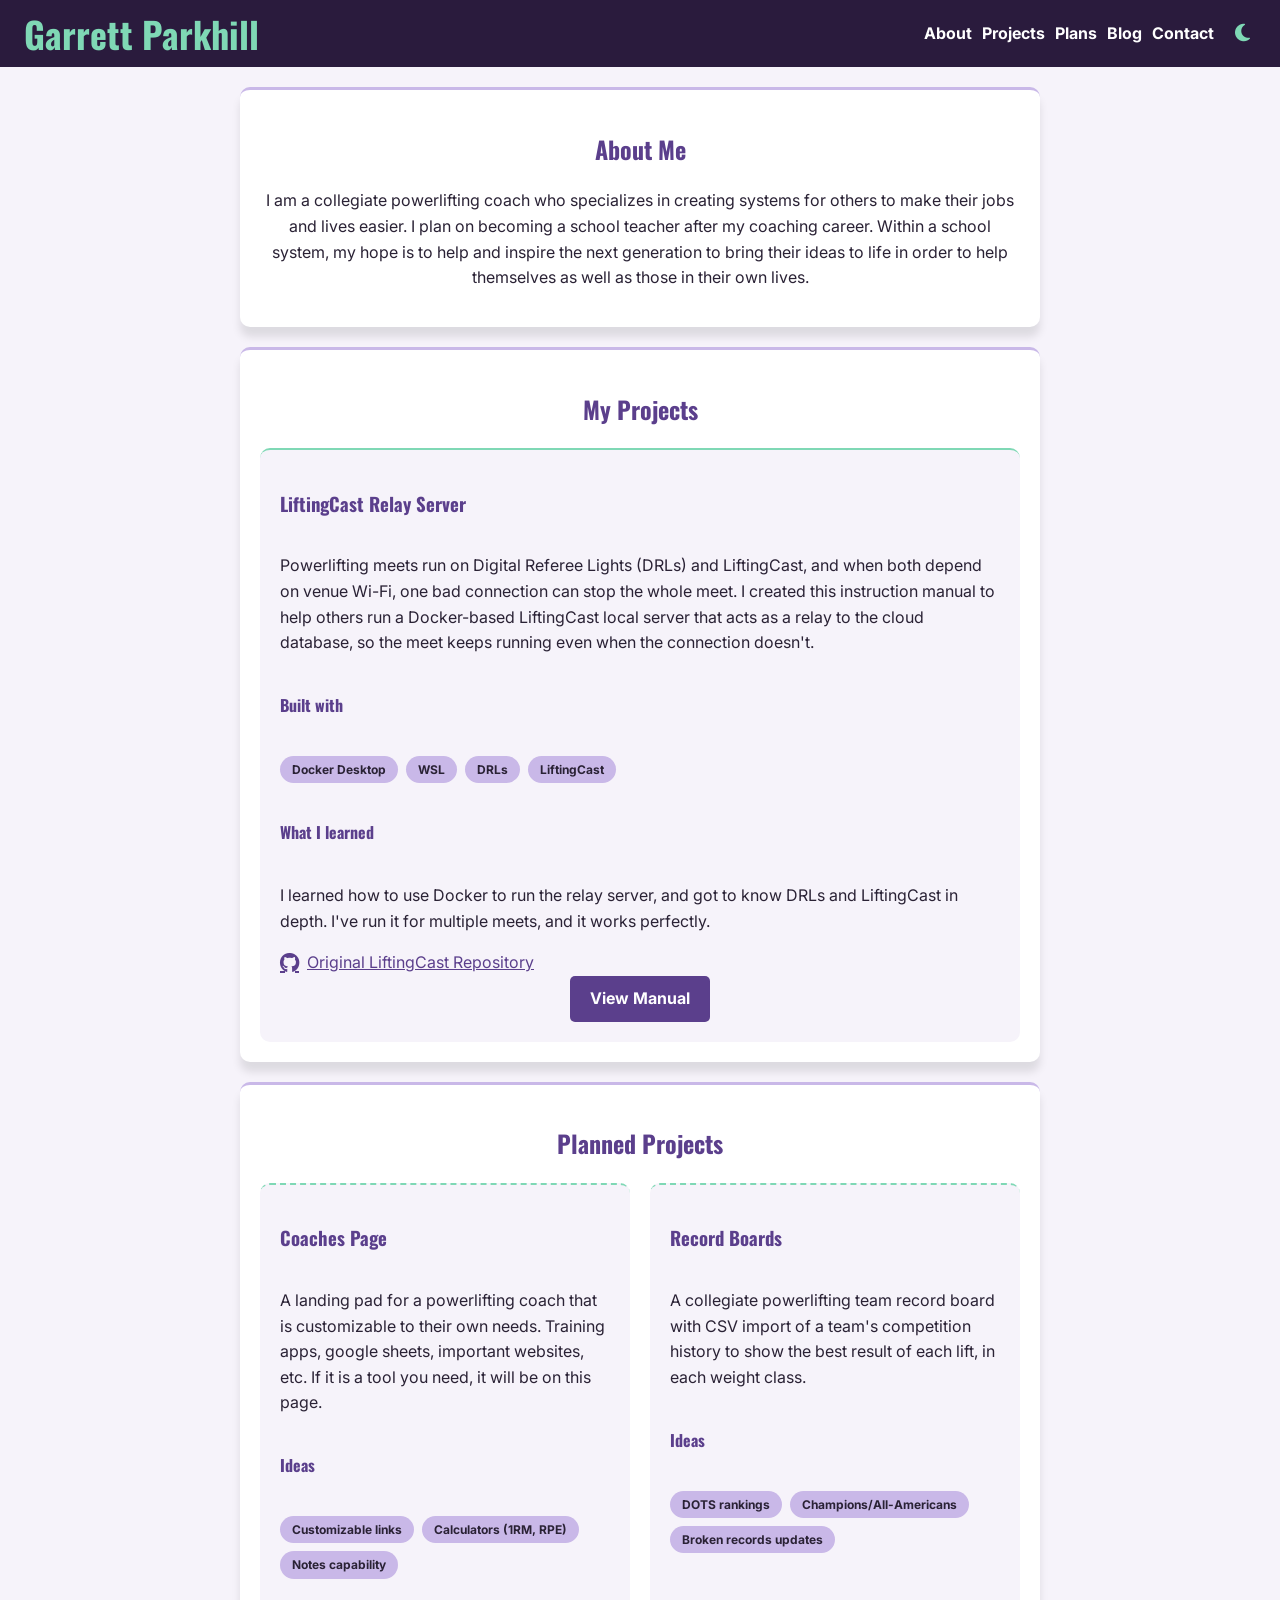
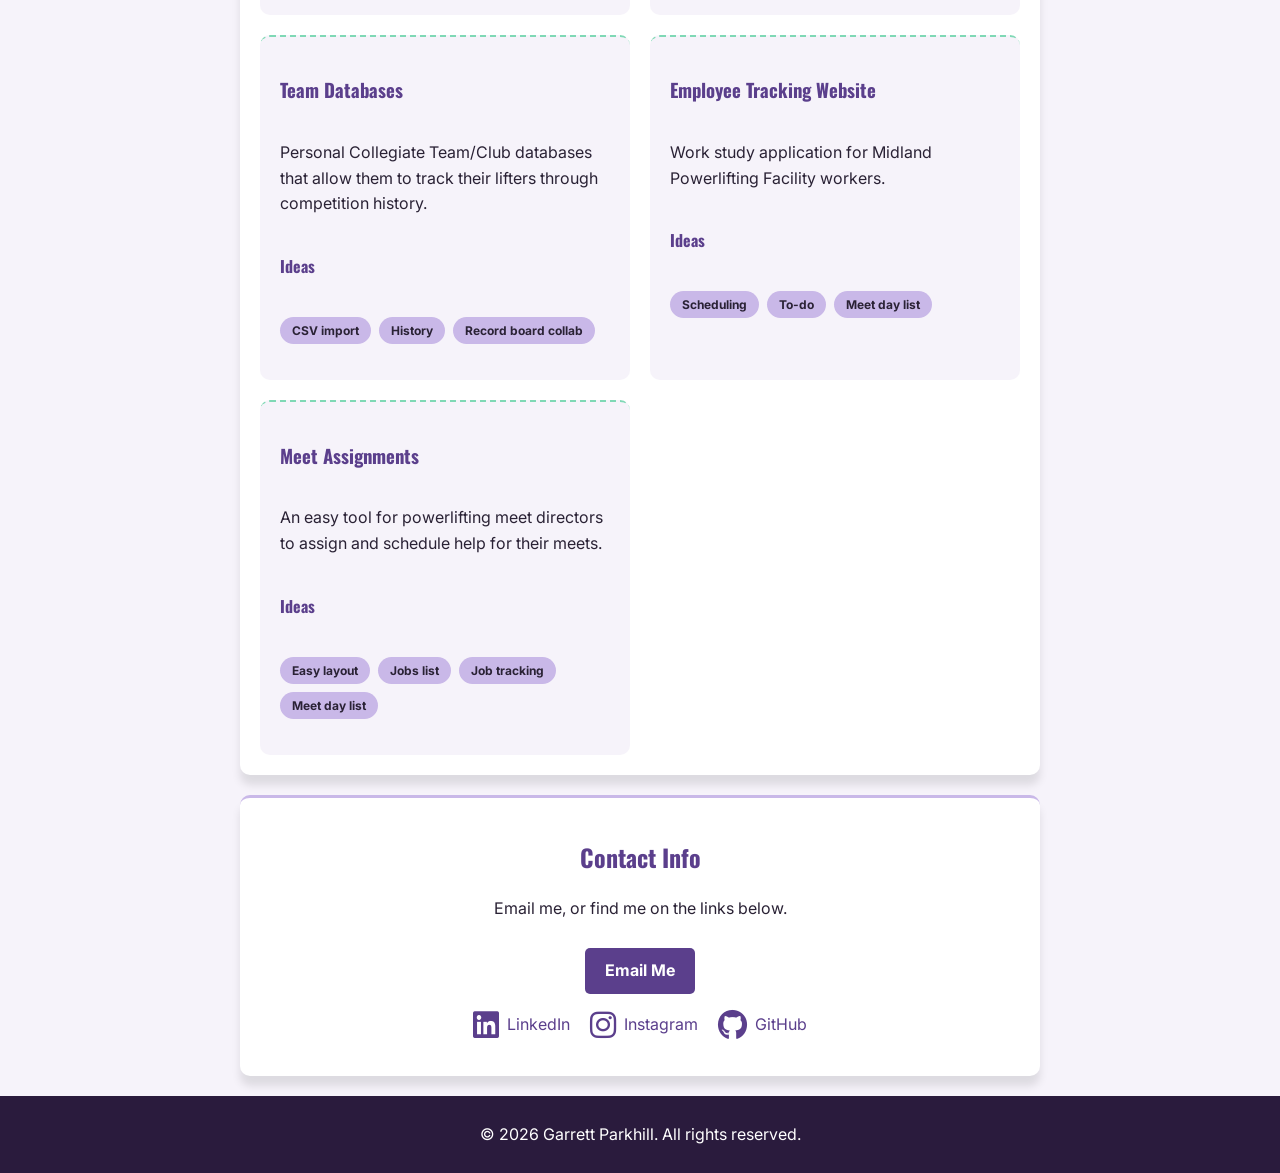
<file: index.html>
<!DOCTYPE html>
<html lang="en">

<head>
    <meta charset="UTF-8">
    <meta name="viewport" content="width=device-width, initial-scale=1.0">
    <meta name="description" content="Coach and future teacher, building tools that make coaching powerlifting easier">
    <meta property="og:title" content="Garrett Parkhill | Portfolio">
    <meta property="og:description"
        content="Coach and future teacher, building tools that make coaching powerlifting easier">
    <meta property="og:url" content="https://garrettparkhill-collab.github.io/portfolio/">
    <meta property="og:type" content="website">
    <title>Garrett Parkhill | Portfolio</title>
    <link rel="preconnect" href="https://fonts.googleapis.com">
    <link rel="preconnect" href="https://fonts.gstatic.com" crossorigin>
    <link href="https://fonts.googleapis.com/css2?family=Inter:wght@400;600&family=Oswald:wght@500;700&display=swap"
        rel="stylesheet">
    <link rel="stylesheet" href="https://cdnjs.cloudflare.com/ajax/libs/font-awesome/6.5.1/css/all.min.css">
    <link rel="icon" href="favicon_io/favicon.ico" sizes="any">
    <link rel="apple-touch-icon" href="favicon_io/apple-touch-icon.png">
    <link rel="stylesheet" href="style.css">
    <script src="script.js" defer></script>
    <script>
        if (localStorage.getItem('theme') === 'dark') {
            document.documentElement.setAttribute('data-theme', 'dark');
        }
    </script>
</head>

<body>
    <header>
        <h1>Garrett Parkhill</h1>
        <div class="header-actions">
            <nav>
                <a href="#about">About</a>
                <a href="#projects">Projects</a>
                <a href="#plans">Plans</a>
                <a href="blog.html">Blog</a>
                <a href="#contact">Contact</a>
            </nav>
            <button id="theme-toggle" aria-label="Toggle dark mode">
                <i class="fa-solid fa-moon" aria-hidden="true"></i>
            </button>
        </div>
    </header>
    <main>
        <section id="about">
            <h2>About Me</h2>
            <p>I am a collegiate powerlifting coach who specializes in creating systems for others to make their jobs
                and lives easier. I plan on becoming a school teacher after my coaching career. Within a school system,
                my hope is to help and inspire the next generation to bring their ideas to life in order to help
                themselves as well as those in their own lives.</p>
        </section>

        <section id="projects">
            <h2>My Projects</h2>
            <div class="project-grid">
                <article class="project-card">
                    <h3>LiftingCast Relay Server</h3>
                    <p>Powerlifting meets run on Digital Referee Lights (DRLs) and LiftingCast, and when both depend on
                        venue Wi-Fi, one bad connection can stop the whole meet. I created this instruction manual to
                        help others run a Docker-based LiftingCast local server that acts as a relay to the cloud
                        database, so the meet keeps running even when the connection doesn't.</p>
                    <h4>Built with</h4>
                    <ul class="tags">
                        <li>Docker Desktop</li>
                        <li>WSL</li>
                        <li>DRLs</li>
                        <li>LiftingCast</li>
                    </ul>
                    <h4>What I learned</h4>
                    <p>I learned how to use Docker to run the relay server, and got to know DRLs
                        and LiftingCast in depth. I've run it for multiple meets, and it works perfectly.</p>
                    <a href="https://github.com/liftingcast/liftingcast-local-relay-server" class="text-link"
                        target="_blank" rel="noopener noreferrer">
                        <i class="fa-brands fa-github" aria-hidden="true"></i>Original LiftingCast Repository</a>
                    <a href="https://docs.google.com/document/d/1Nl5puZL8j_j66OuU5UG5bT0uCDA3TfbWqDypmS8ruFM/edit?tab=t.0"
                        class="button" target="_blank" rel="noopener noreferrer">View Manual</a>
                </article>
            </div>
        </section>

        <section id="plans">
            <h2>Planned Projects</h2>
            <div class="project-grid">
                <article class="project-card planned">
                    <h3>Coaches Page</h3>
                    <p>A landing pad for a powerlifting coach that is customizable to their own needs. Training apps,
                        google sheets, important websites, etc. If it is a tool you need, it will be on this page.</p>
                    <h4>Ideas</h4>
                    <ul class="tags">
                        <li>Customizable links</li>
                        <li>Calculators (1RM, RPE)</li>
                        <li>Notes capability</li>
                    </ul>
                </article>
                <article class="project-card planned">
                    <h3>Record Boards</h3>
                    <p>A collegiate powerlifting team record board with CSV import of a team's competition history to
                        show the best result of each lift, in each weight class.</p>
                    <h4>Ideas</h4>
                    <ul class="tags">
                        <li>DOTS rankings</li>
                        <li>Champions/All-Americans</li>
                        <li>Broken records updates</li>
                    </ul>
                </article>
                <article class="project-card planned">
                    <h3>Team Databases</h3>
                    <p>Personal Collegiate Team/Club databases that allow them to track their lifters through
                        competition history.</p>
                    <h4>Ideas</h4>
                    <ul class="tags">
                        <li>CSV import</li>
                        <li>History</li>
                        <li>Record board collab</li>
                    </ul>
                </article>
                <article class="project-card planned">
                    <h3>Employee Tracking Website</h3>
                    <p>Work study application for Midland Powerlifting Facility workers.</p>
                    <h4>Ideas</h4>
                    <ul class="tags">
                        <li>Scheduling</li>
                        <li>To-do</li>
                        <li>Meet day list</li>
                    </ul>
                </article>
                <article class="project-card planned">
                    <h3>Meet Assignments</h3>
                    <p>An easy tool for powerlifting meet directors to assign and schedule help for their meets.</p>
                    <h4>Ideas</h4>
                    <ul class="tags">
                        <li>Easy layout</li>
                        <li>Jobs list</li>
                        <li>Job tracking</li>
                        <li>Meet day list</li>
                    </ul>
                </article>
            </div>
        </section>
        <section id="contact">
            <h2>Contact Info</h2>
            <p>Email me, or find me on the links below.</p>
            <a href="mailto:garrettparkhill@gmail.com" class="button">Email Me</a>
            <ul class="social-links">

                <li>
                    <a href="https://www.linkedin.com/in/garrettparkhill" target="_blank" rel="noopener noreferrer">
                        <i class="fa-brands fa-linkedin" aria-hidden="true"></i>
                        LinkedIn
                    </a>
                </li>
                <li>
                    <a href="https://www.instagram.com/gp_coach/" target="_blank" rel="noopener noreferrer">
                        <i class="fa-brands fa-instagram" aria-hidden="true"></i>
                        Instagram
                    </a>
                </li>
                <li>
                    <a href="https://github.com/garrettparkhill-collab" target="_blank" rel="noopener noreferrer">
                        <i class="fa-brands fa-github" aria-hidden="true"></i>
                        GitHub
                    </a>
                </li>
            </ul>
        </section>
    </main>
    <footer>
        <p>&copy; 2026 Garrett Parkhill. All rights reserved.</p>
    </footer>
</body>

</html>
</file>
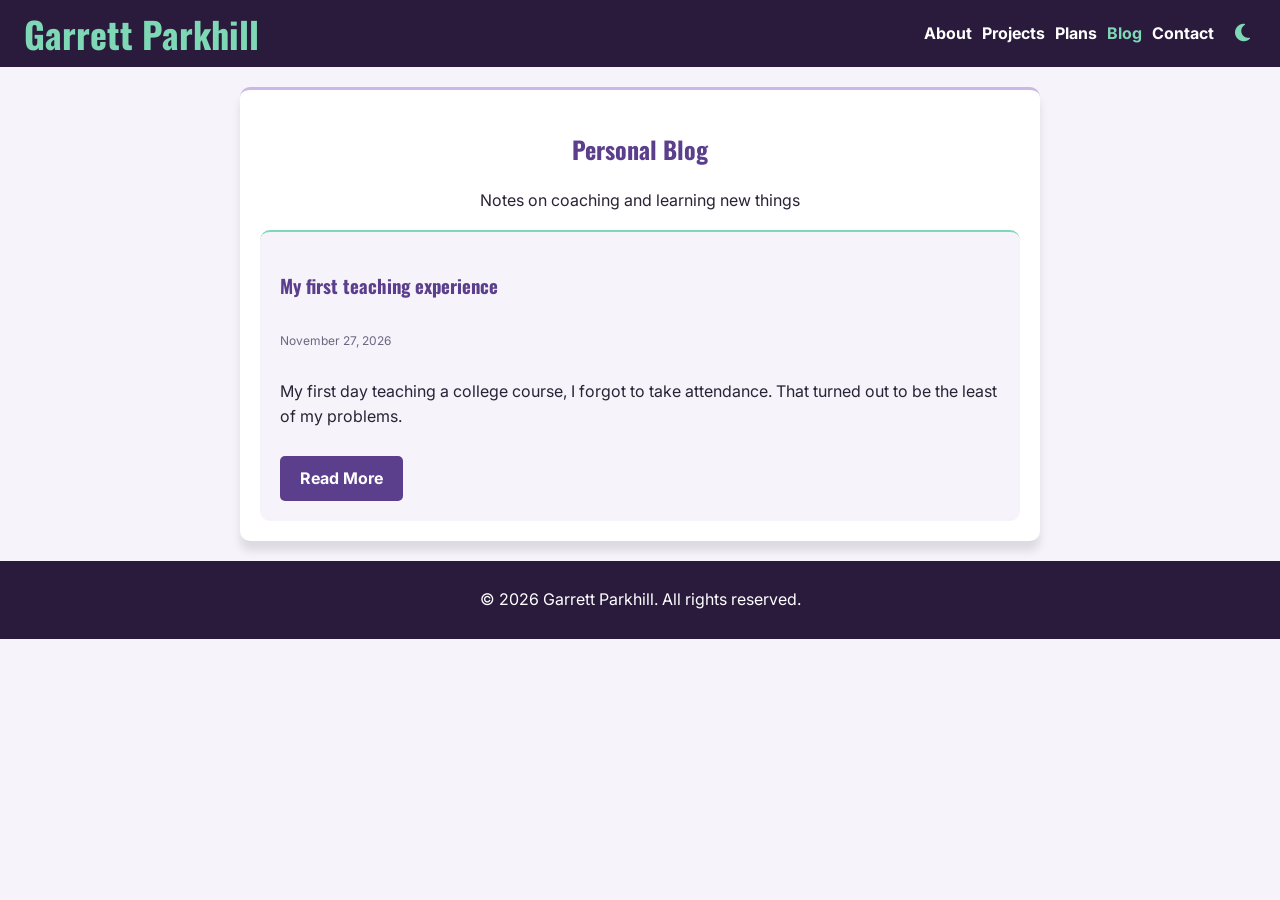
<file: blog.html>
<!DOCTYPE html>
<html lang="en">

<head>
    <meta charset="UTF-8">
    <meta name="viewport" content="width=device-width, initial-scale=1.0">
    <meta name="description" content="Articles on my experiences and what I learn through each project.">
    <meta property="og:title" content="Garrett Parkhill | Blog">
    <meta property="og:description" content="Articles on my experiences and what I learn through each project.">
    <meta property="og:url" content="https://garrettparkhill-collab.github.io/portfolio/blog.html">
    <meta property="og:type" content="website">
    <title>Garrett Parkhill | Blog</title>
    <link rel="preconnect" href="https://fonts.googleapis.com">
    <link rel="preconnect" href="https://fonts.gstatic.com" crossorigin>
    <link href="https://fonts.googleapis.com/css2?family=Inter:wght@400;600&family=Oswald:wght@500;700&display=swap"
        rel="stylesheet">
    <link rel="stylesheet" href="https://cdnjs.cloudflare.com/ajax/libs/font-awesome/6.5.1/css/all.min.css">
    <link rel="icon" href="favicon_io/favicon.ico" sizes="any">
    <link rel="apple-touch-icon" href="favicon_io/apple-touch-icon.png">
    <link rel="stylesheet" href="style.css">
    <script src="script.js" defer></script>
    <script>
        if (localStorage.getItem('theme') === 'dark') {
            document.documentElement.setAttribute('data-theme', 'dark');
        }
    </script>
</head>

<body>
    <header>
        <h1>Garrett Parkhill</h1>
        <div class="header-actions">
            <nav>
                <a href="index.html#about">About</a>
                <a href="index.html#projects">Projects</a>
                <a href="index.html#plans">Plans</a>
                <a href="blog.html" aria-current="page">Blog</a>
                <a href="index.html#contact">Contact</a>
            </nav>
            <button id="theme-toggle" aria-label="Toggle dark mode">
                <i class="fa-solid fa-moon" aria-hidden="true"></i>
            </button>
        </div>
    </header>
    <main>
        <section>
            <h2>Personal Blog</h2>
            <p>Notes on coaching and learning new things</p>
            <div class="post-list">
                <!-- New article insertion template
                 <article class="post-preview">
                    <h3>Post Title</h3>
                    <p class="post-meta">
                        <time datetime="2026-11-27">November 27, 2026</time>
                    </p>
                    <p>A sentence or two previewing what the post is about.</p>
                    <a href="posts/first-post.html" class="button">Read More</a>
                </article>
                 -->
                <article class="post-preview">
                    <h3>My first teaching experience</h3>
                    <p class="post-meta">
                        <time datetime="2026-11-27">November 27, 2026</time>
                    </p>
                    <p>My first day teaching a college course, I forgot to take attendance. That turned out to be the
                        least of my problems.</p>
                    <a href="posts/teaching-post.html" class="button">Read More</a>
                </article>
            </div>
        </section>
    </main>
    <footer>
        <p>&copy; 2026 Garrett Parkhill. All rights reserved.</p>
    </footer>
</body>

</html>
</file>
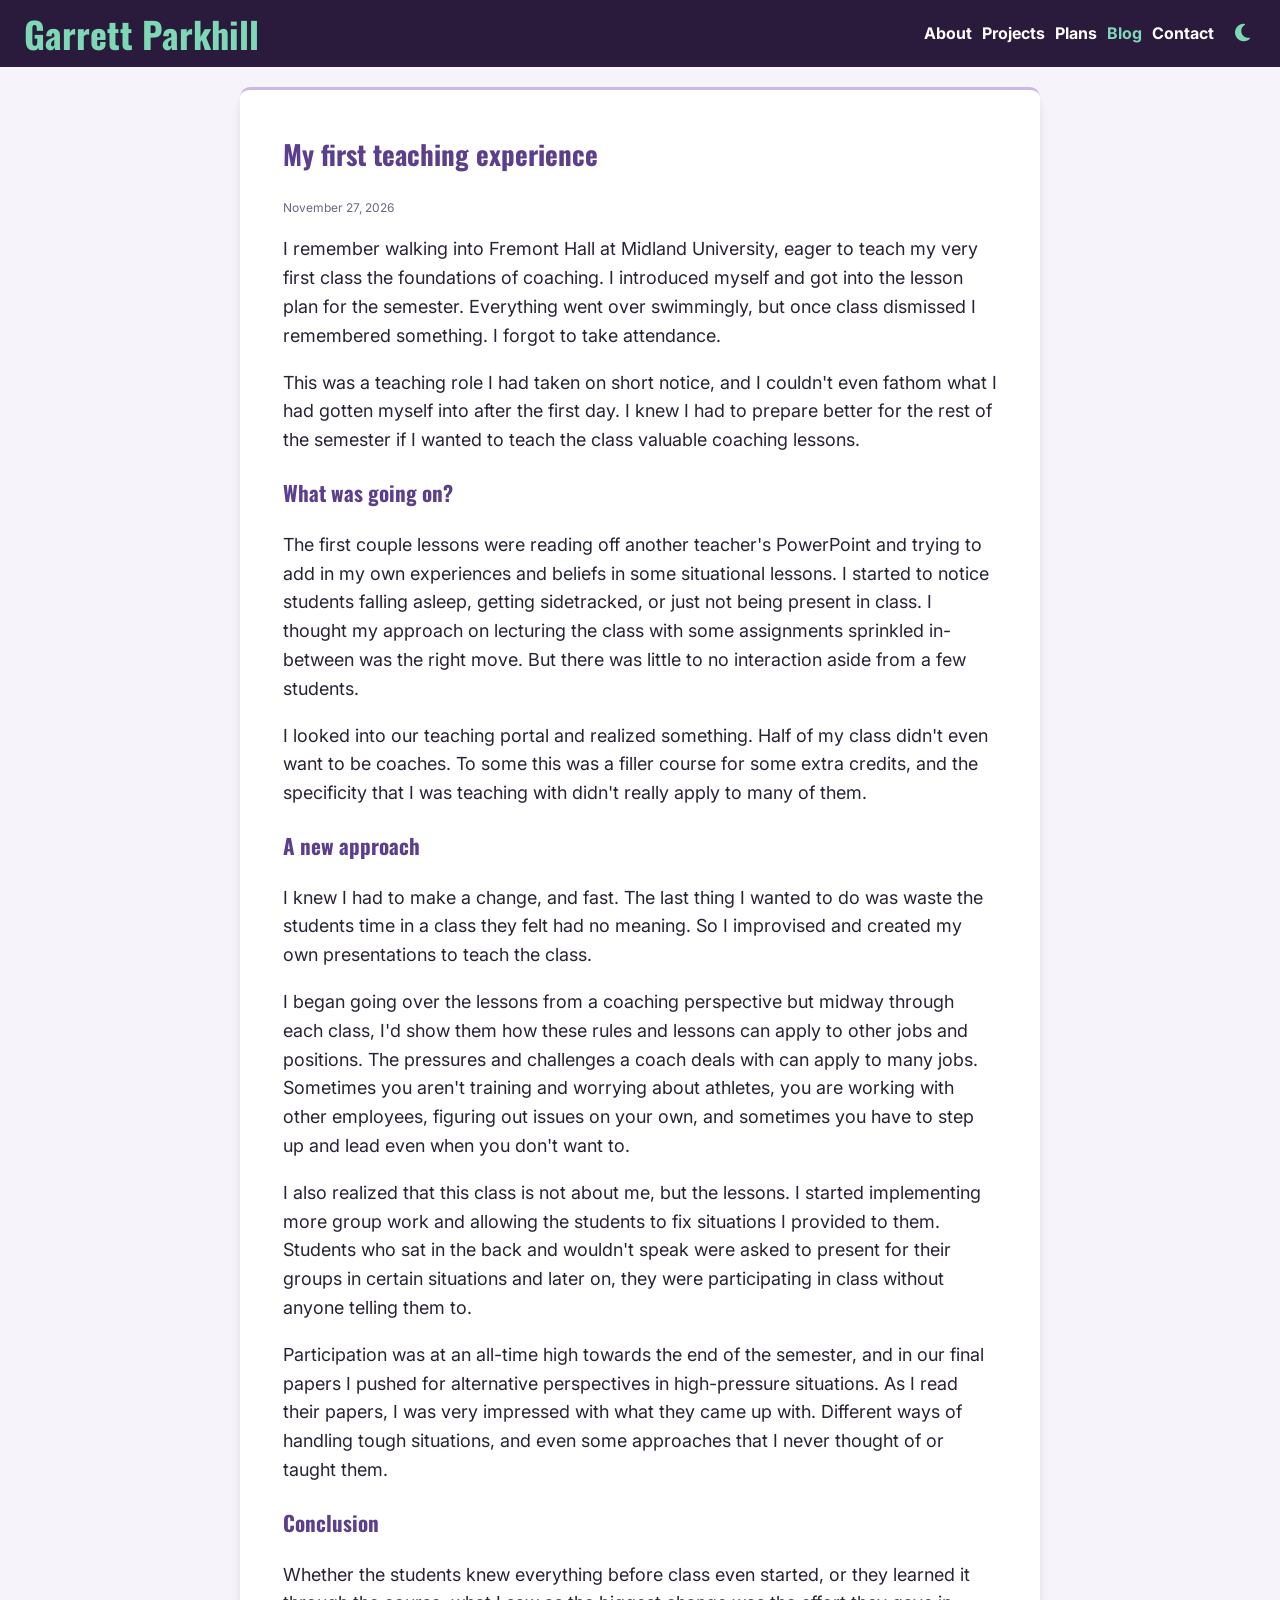
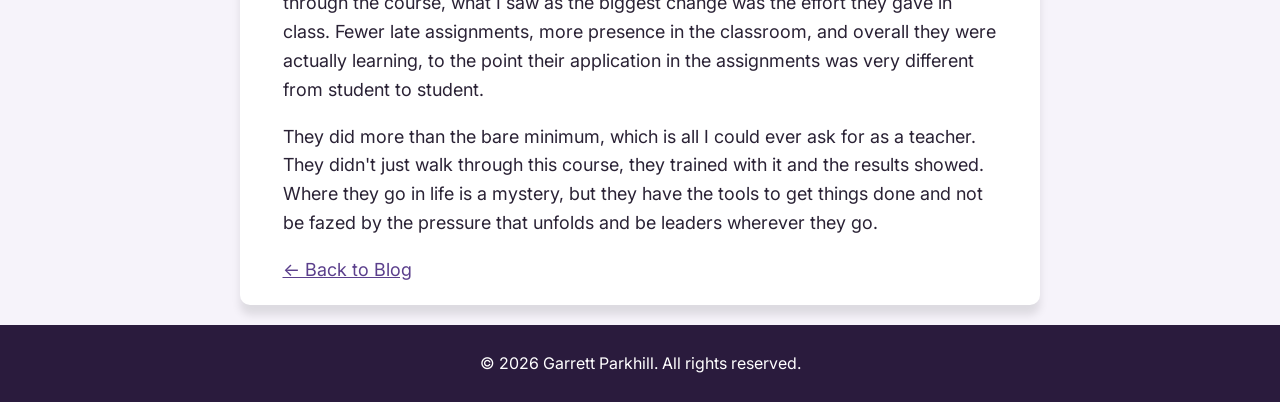
<file: posts/teaching-post.html>
<!DOCTYPE html>
<html lang="en">

<head>
    <meta charset="UTF-8">
    <meta name="viewport" content="width=device-width, initial-scale=1.0">
    <meta name="description" content="My first teaching experience was a college course. Here is what I learned.">
    <meta property="og:title" content="Garrett Parkhill | First teaching experience">
    <meta property="og:description"
        content="My first teaching experience was a college course. Here is what I learned.">
    <meta property="og:url" content="https://garrettparkhill-collab.github.io/portfolio/posts/teaching-post.html">
    <meta property="og:type" content="article">
    <title>Garrett Parkhill | First teaching experience</title>
    <link rel="preconnect" href="https://fonts.googleapis.com">
    <link rel="preconnect" href="https://fonts.gstatic.com" crossorigin>
    <link href="https://fonts.googleapis.com/css2?family=Inter:wght@400;600&family=Oswald:wght@500;700&display=swap"
        rel="stylesheet">
    <link rel="stylesheet" href="https://cdnjs.cloudflare.com/ajax/libs/font-awesome/6.5.1/css/all.min.css">
    <link rel="icon" href="../favicon_io/favicon.ico" sizes="any">
    <link rel="apple-touch-icon" href="../favicon_io/apple-touch-icon.png">
    <link rel="stylesheet" href="../style.css">
    <script src="../script.js" defer></script>
    <script>
        if (localStorage.getItem('theme') === 'dark') {
            document.documentElement.setAttribute('data-theme', 'dark');
        }
    </script>
</head>

<body>
    <header>
        <h1>Garrett Parkhill</h1>
        <div class="header-actions">
            <nav>
                <a href="../index.html#about">About</a>
                <a href="../index.html#projects">Projects</a>
                <a href="../index.html#plans">Plans</a>
                <a href="../blog.html" aria-current="page">Blog</a>
                <a href="../index.html#contact">Contact</a>
            </nav>
            <button id="theme-toggle" aria-label="Toggle dark mode">
                <i class="fa-solid fa-moon" aria-hidden="true"></i>
            </button>
        </div>
    </header>
    <main>
        <section>
            <article class="post">
                <h2>My first teaching experience</h2>
                <p class="post-meta"><time datetime="2026-11-27">November 27, 2026</time></p>
                <p>I remember walking into Fremont Hall at Midland University, eager to teach my very first class the
                    foundations of coaching. I introduced myself and got into the lesson plan for the semester.
                    Everything went over swimmingly, but once class dismissed I remembered something. I forgot to take
                    attendance.</p>
                <p>This was a teaching role I had taken on short notice, and I couldn't even fathom what I had gotten
                    myself into after the first day. I knew I had to prepare better for the rest of the semester if I
                    wanted to teach the class valuable coaching lessons.</p>
                <h3>What was going on?</h3>
                <p>The first couple lessons were reading off another teacher's PowerPoint and trying to add in my own
                    experiences and beliefs in some situational lessons. I started to notice students falling asleep,
                    getting sidetracked, or just not being present in class. I thought my approach on lecturing the
                    class with some assignments sprinkled in-between was the right move. But there was little to no
                    interaction aside from a few students.</p>
                <p>I looked into our teaching portal and realized something. Half of my class didn't even want to be
                    coaches.
                    To some this was a filler course for some extra credits, and the specificity that I was teaching
                    with didn't really apply to many of them.</p>
                <h3>A new approach</h3>
                <p>I knew I had to make a change, and fast. The last thing I wanted to do was waste the students time in
                    a class they felt had no meaning. So I improvised and created my own presentations to teach the
                    class.</p>
                <p>I began going over the lessons from a coaching perspective but midway through each class, I'd show
                    them how
                    these rules and lessons can apply to other jobs and positions. The pressures and challenges a coach
                    deals with
                    can apply to many jobs. Sometimes you aren't training and worrying about athletes, you are working
                    with other
                    employees, figuring out issues on your own, and sometimes you have to step up and lead even when you
                    don't
                    want to.</p>
                <p>I also realized that this class is not about me, but the lessons. I started implementing more group
                    work and allowing
                    the students to fix situations I provided to them. Students who sat in the back and wouldn't speak
                    were asked to present
                    for their groups in certain situations and later on, they were participating in class without anyone
                    telling them to.</p>
                <p>Participation was at an all-time high towards the end of the semester, and in our final papers I
                    pushed for alternative
                    perspectives in high-pressure situations. As I read their papers, I was very impressed with what
                    they came up with.
                    Different ways of handling tough situations, and even some approaches that I never thought of or
                    taught them.</p>
                <h3>Conclusion</h3>
                <p>Whether the students knew everything before class even started, or they learned it through the
                    course, what I saw as the biggest change
                    was the effort they gave in class. Fewer late assignments, more presence in the classroom, and
                    overall they were
                    actually learning, to the point their application in the assignments was very different from student
                    to student.</p>
                <p>They did more than the bare minimum, which is all I could ever ask for as a teacher. They didn't just
                    walk through this course, they
                    trained with it and the results showed. Where they go in life is a mystery, but they have the tools
                    to get things done and not be fazed
                    by the pressure that unfolds and be leaders wherever they go.</p>
                <a href="../blog.html" class="text-link">← Back to Blog</a>
            </article>
        </section>
    </main>
    <footer>
        <p>&copy; 2026 Garrett Parkhill. All rights reserved.</p>
    </footer>
</body>

</html>
</file>
<file: style.css>
:root {
    --color-bg: #f6f3fa;
    --color-surface: #ffffff;
    --color-dark: #2a1b3d;
    --color-text: #2a2235;
    --color-mutedtext: #6e6680;
    --color-accent: #5b3f8c;
    --color-accenthover: #452f6b;
    --color-navhover: #7fd8b5;
    --color-highlight: #c9b8e8;
    --color-highlightproject: #7fd8b5;
    --color-ondark: #ffffff;
}

/*Dark Theme for Plum and Mint*/
[data-theme="dark"] {
    --color-bg: #1a1225;
    --color-surface: #251a33;
    --color-dark: #120c1a;
    --color-text: #ece6f5;
    --color-mutedtext: #a99fbb;
    --color-accent: #b9a3e3;
    --color-accenthover: #d4c6f0;
    --color-navhover: #7fd8b5;
    --color-highlight: #5b3f8c;
    --color-highlightproject: #7fd8b5;
    --color-ondark: #ffffff;
}

html {
    scroll-behavior: smooth;
}

body {
    background-color: var(--color-bg);
    font-family: 'Inter', sans-serif;
    margin: 0;
    line-height: 1.6;
}

header {
    display: flex;
    justify-content: space-between;
    align-items: center;
    gap: 20px;
    background-color: var(--color-dark);
    padding: 12px 24px;
    position: sticky;
    top: 0;
    z-index: 10;
}

header h1 {
    color: var(--color-navhover);
    margin: 0;
    line-height: 1.2;
    font-size: 36px;
}

h1,
h2,
h3,
h4 {
    font-family: 'Oswald', sans-serif;
    color: var(--color-accent);
}

h1 {
    font-size: 48px;
}

nav {
    display: flex;
    gap: 10px;
}

nav a {
    color: var(--color-ondark);
    text-decoration: none;
    font-weight: bold;
    transition: color 0.2s ease;
}

nav a:hover {
    color: var(--color-navhover);
}

nav a[aria-current="page"] {
    color: var(--color-navhover);
}

main {
    max-width: 800px;
    margin: 0 auto;
}

section {
    text-align: center;
    padding: 20px;
    margin: 20px 0;
    border-radius: 10px;
    box-shadow: 0 10px 8px rgba(0, 0, 0, 0.1);
    color: var(--color-text);
    background-color: var(--color-surface);
    border-top: 3px solid var(--color-highlight);
    scroll-margin-top: 80px;
}

footer {
    background-color: var(--color-dark);
    color: var(--color-ondark);
    padding: 10px;
    text-align: center;
}

.button {
    background-color: var(--color-accent);
    color: var(--color-surface);
    text-decoration: none;
    font-weight: bold;
    padding: 10px 20px;
    border-radius: 5px;
    display: inline-block;
    margin-top: 10px;
    transition: background-color 0.2s ease;
}

.button:hover {
    background-color: var(--color-accenthover);
}

.project-grid {
    display: grid;
    grid-template-columns: repeat(auto-fit, minmax(250px, 1fr));
    gap: 20px;
}

.project-card,
.post-preview {
    display: flex;
    flex-direction: column;
    background-color: var(--color-bg);
    padding: 20px;
    border-radius: 10px;
    border-top: 2px solid var(--color-highlightproject);
    text-align: left;
}

.project-card .button {
    margin-top: auto;
    align-self: center;
}

.social-links {
    list-style: none;
    padding: 0;
    display: flex;
    justify-content: center;
    align-items: center;
    gap: 20px;
    flex-wrap: wrap;
}

.social-links a {
    display: flex;
    align-items: center;
    gap: 8px;
    color: var(--color-accent);
    text-decoration: none;
    transition: color 0.2s ease, transform 0.2s ease;

}

.social-links a:hover {
    color: var(--color-accenthover);
    transform: translateY(-3px);
}

.social-links i {
    font-size: 30px;
}

.text-link {
    display: inline-flex;
    align-items: center;
    gap: 8px;
    align-self: flex-start;
    color: var(--color-accent);
    transition: color 0.2s ease, transform 0.2s ease;
}

.text-link:hover {
    color: var(--color-accenthover);
    transform: translateY(-3px);
}

.text-link i {
    font-size: 20px;
}

.tags {
    list-style: none;
    padding: 0;
    display: flex;
    justify-content: flex-start;
    align-items: center;
    gap: 8px;
    flex-wrap: wrap;
}

.tags li {
    background-color: var(--color-highlight);
    padding: 4px 12px;
    border-radius: 999px;
    font-size: 12px;
    font-weight: bold;
}

.planned {
    border-top-style: dashed;
}

.post-meta {
    font-size: 12px;
    color: var(--color-mutedtext);
}

.post-preview .button {
    align-self: flex-start;
}

.post-list {
    display: flex;
    flex-direction: column;
    gap: 20px;
}

.post {
    max-width: 65ch;
    text-align: left;
    margin: 0 auto;
    font-size: 18px;
}

.header-actions {
    display: flex;
    align-items: center;
    gap: 15px;
}

#theme-toggle {
    background: none;
    border: none;
    color: var(--color-navhover);
    font-size: 20px;
    cursor: pointer;
}

@media (max-width:600px) {
    header {
        flex-direction: column;
        position: static;
    }

    h1 {
        font-size: 25px;
    }

    main {
        padding: 7px;
    }

    section {
        padding: 10px;
        scroll-margin-top: 0;
    }

    .post {
        font-size: 15px;
    }
}

@media (prefers-reduced-motion: reduce) {
    html {
        scroll-behavior: auto;
    }
}
</file>
